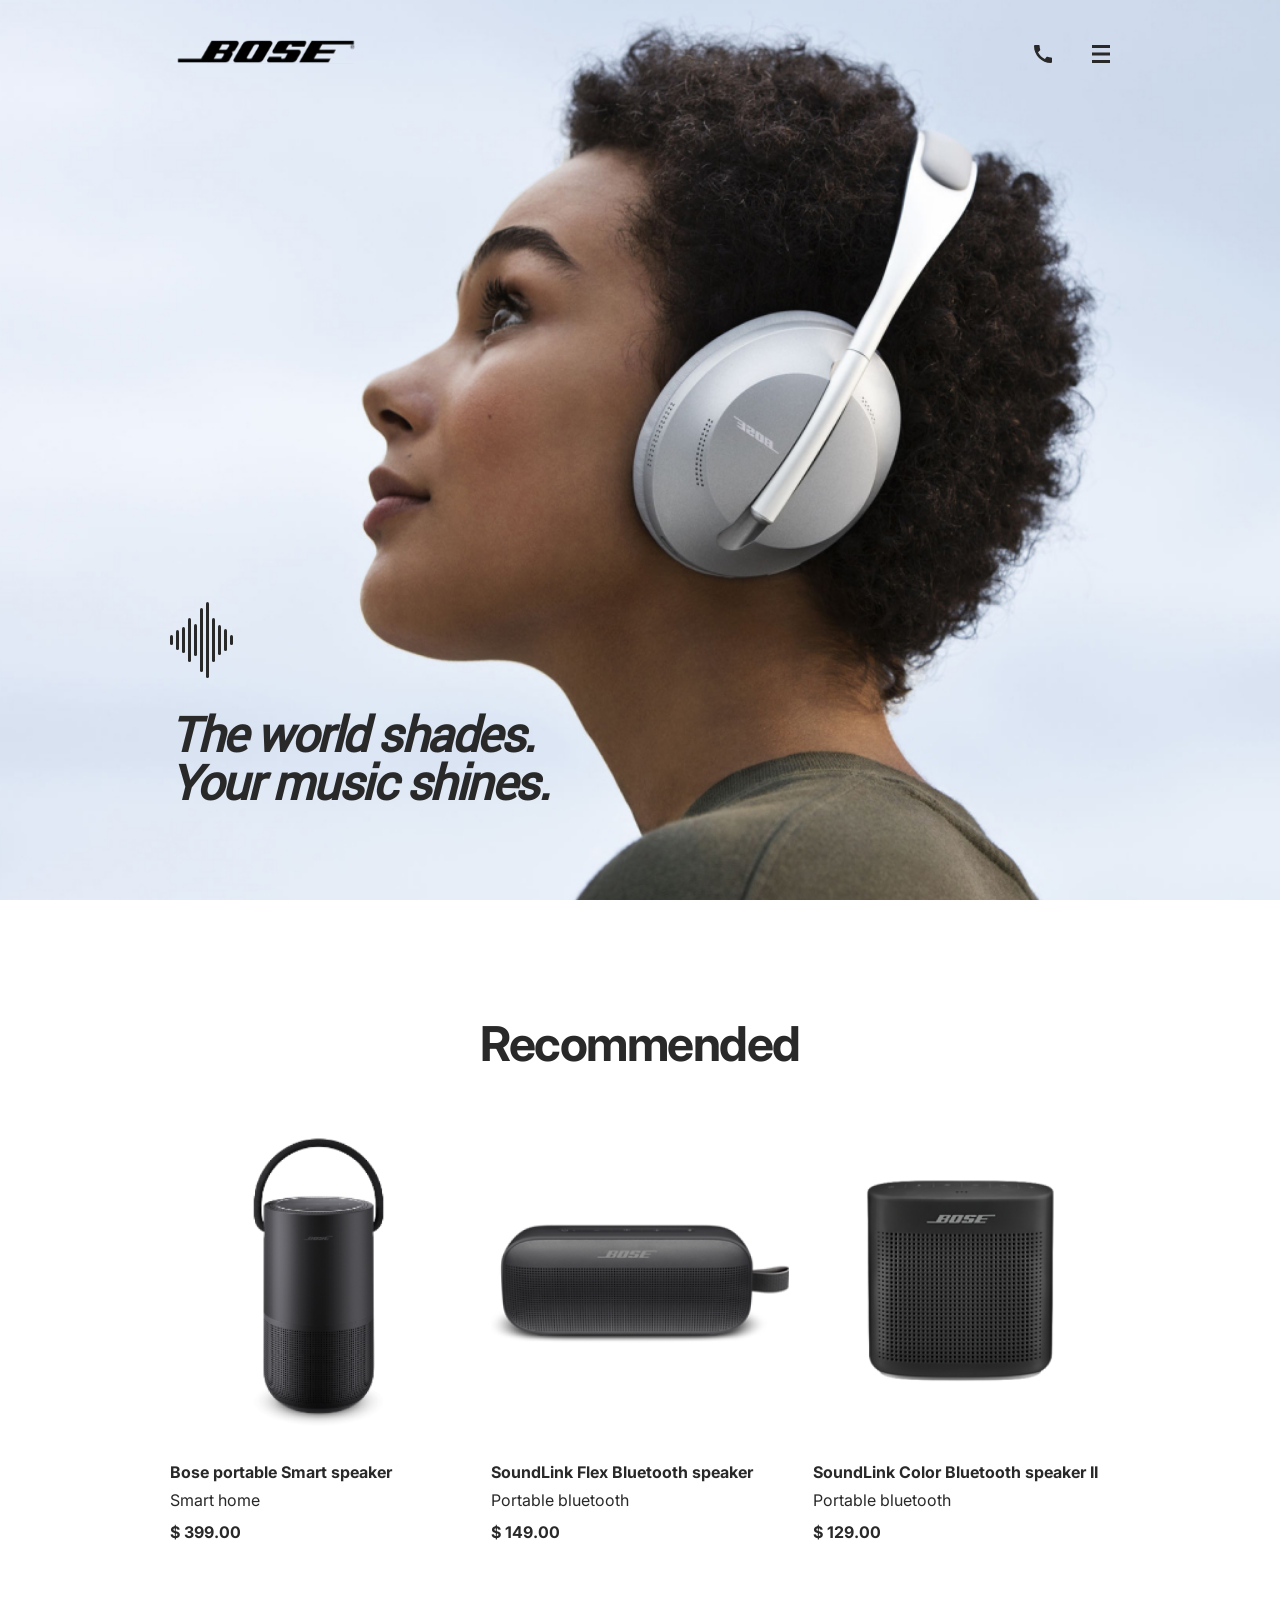
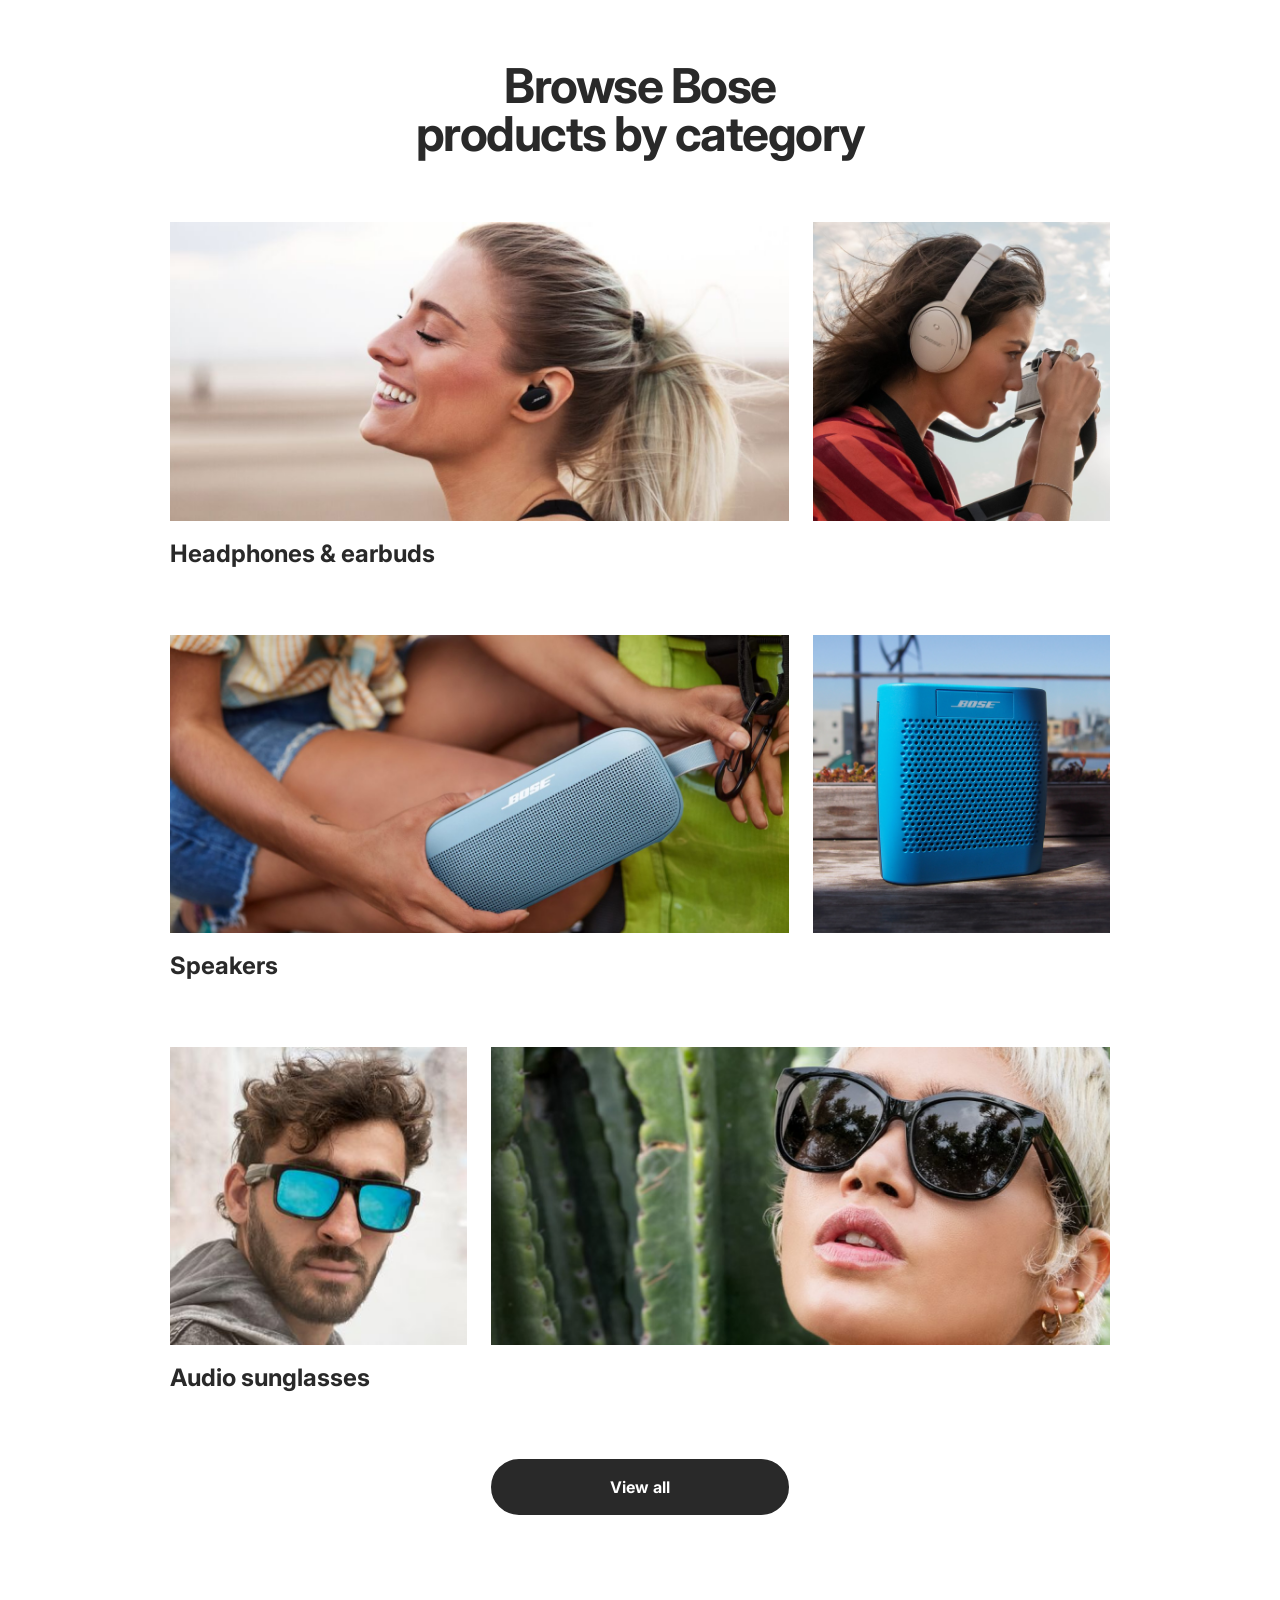
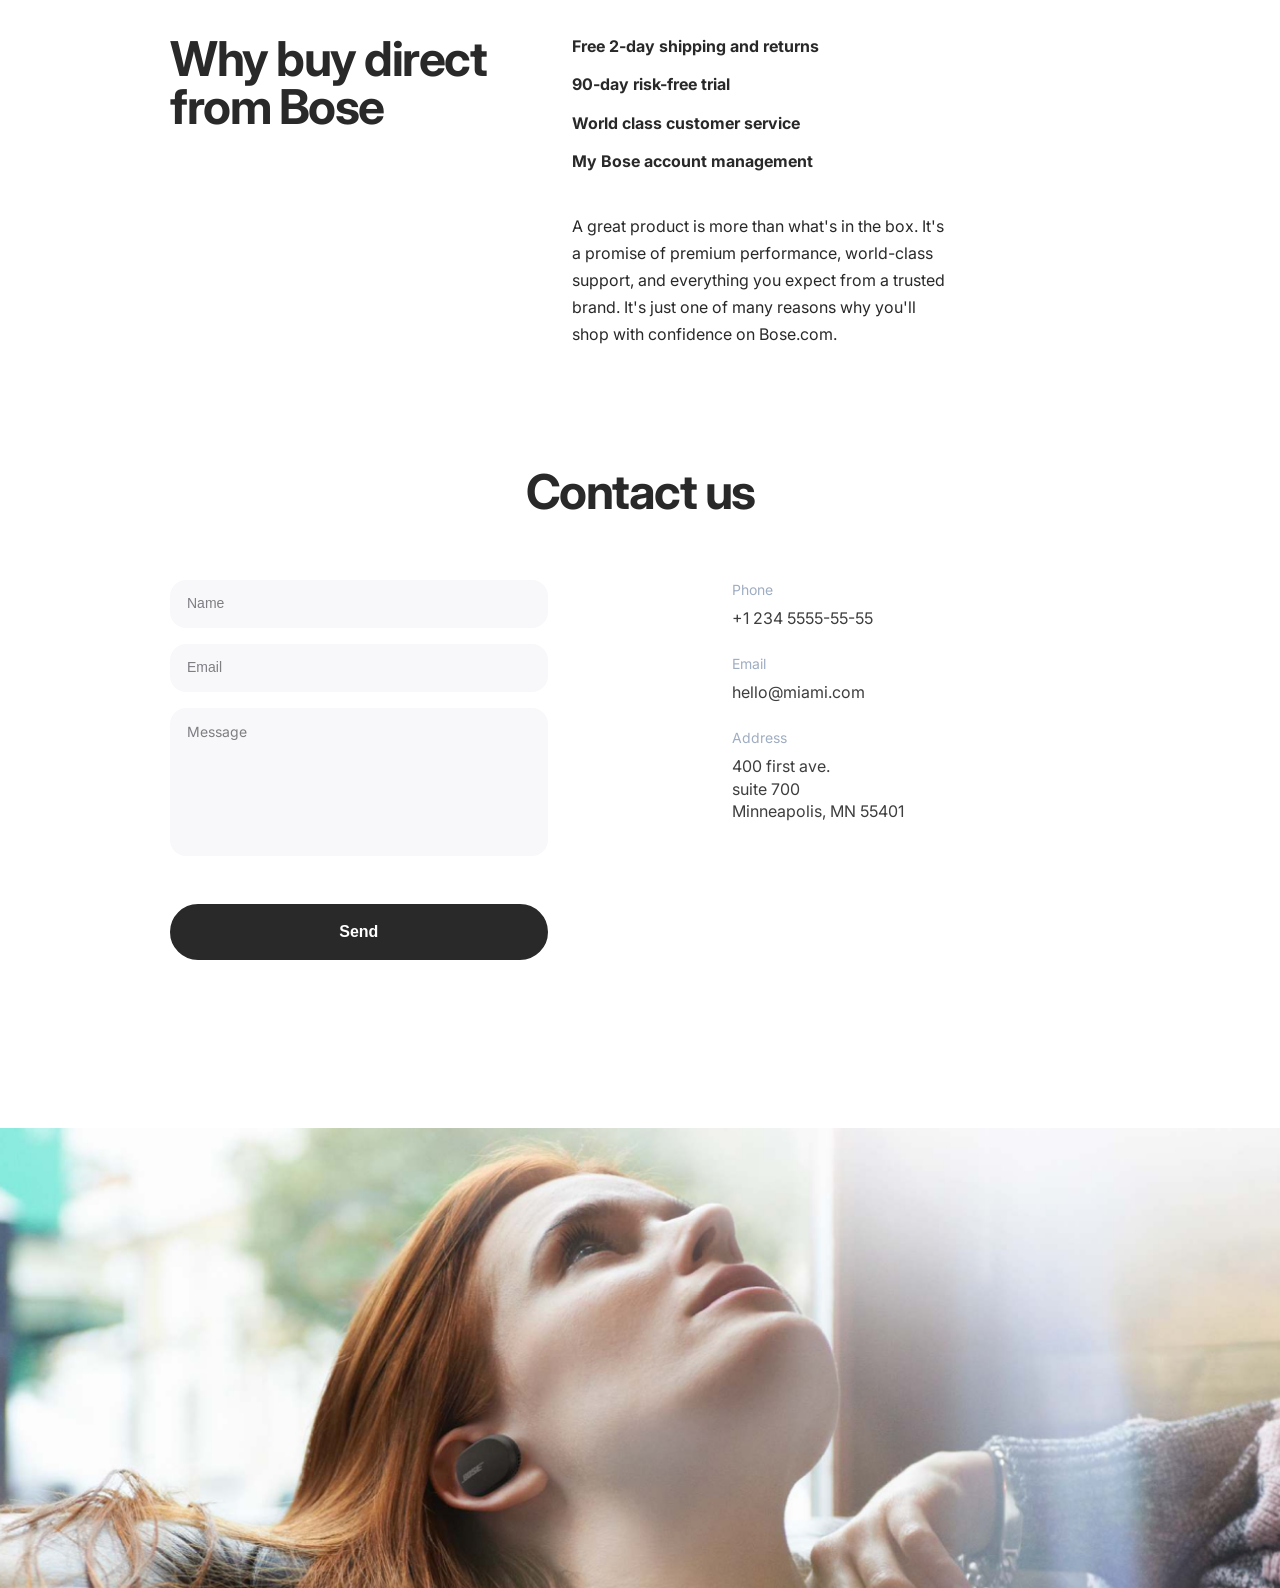
<file: index.html>
<!DOCTYPE html><html lang="en" class="page"><head><meta charset="UTF-8"><meta name="viewport" content="width=device-width, initial-scale=1.0"><title>Bose</title><link rel="icon" href="favicon.84ac2a23.svg"><link rel="preconnect" href="https://fonts.googleapis.com"><link href="https://fonts.googleapis.com/css2?family=Inter:wght@400;700;800&display=swap" rel="stylesheet"><link rel="stylesheet" href="main.53a69c10.css"><script src="main.4d031a8c.js" defer></script></head><body class="page__body"> <header class="header page__section"> <div class="container"> <div class="header__content"> <div class="header__top"> <a class="logo" href="#home"> <img class="logo__image" src="logo.b48fbeb0.svg" alt="Bose"> </a> <a href="tel:+1 234 555-55-55" class="header__call icon icon--phone"> <div class="icon__tooltip"> +1 234 5555-55-55 </div> </a> <a href="#menu" class="icon icon--menu"> </a> </div> <h1 class="header__title"> The world shades. <br> Your music shines. </h1> </div> </div> </header> <nav class="page__menu menu" id="menu"> <div class="container"> <div class="menu__content"> <div class="menu__top"> <a class="logo" href="/"> <img class="logo__image" src="logo.b48fbeb0.svg" alt="Bose"> </a> <a href="#" class="icon icon--cross"> </a> </div> <ul class="menu__list"> <li class="menu__item"><a href="#" class="menu__link">Home</a></li> <li class="menu__item"><a href="#testimonials" class="menu__link">About us</a></li> <li class="menu__item"><a href="#recommended" class="menu__link">Now on view</a></li> <li class="menu__item"><a href="#products" class="menu__link">Testimonials</a></li> <li class="menu__item"><a href="#contacts" class="menu__link">Contacts</a></li> </ul> <a href="tel:+1 234 5555-55-55" class="menu__call menu__call--phone"> +1 234 5555-55-55 </a> <a href="tel:+1 234 5555-55-55" class="menu__call menu__call--action"> call to order </a> </div> </div> </nav> <main> <section class="page__section recommended" id="recommended"> <div class="container"> <h2 class="page__section-title">Recommended</h2> <div class="grid grid--switch"> <div class="grid__item grid__item--tablet-2-5 grid__item--desktop-1-4"> <div class="recommended__card card"> <a href="#"> <img src="speaker-item.8042485d.png" alt="Bose portable Smart speaker" class="card__image"> </a> <a href="#" class="card__title">Bose portable Smart speaker</a> <a href="#" class="card__category">Smart home</a> <span class="card__price">$ 399.00</span> </div> </div> <div class="grid__item grid__item--tablet-2-5 grid__item--desktop-5-8"> <div class="recommended__card card"> <a href="#"> <img src="bluetooth-speaker1-item.2c311c92.png" alt="SoundLink Flex Bluetooth speaker" class="card__image"> </a> <a href="#" class="card__title">SoundLink Flex Bluetooth speaker</a> <a href="#" class="card__category">Portable bluetooth</a> <span class="card__price">$ 149.00</span> </div> </div> <div class="grid__item grid__item--tablet-2-5 grid__item--desktop-9-12"> <div class="recommended__card card"> <a href="#"> <img src="bluetooth-speaker2-item.2b56fb33.png" alt="SoundLink Color Bluetooth speaker II" class="card__image"> </a> <a href="#" class="card__title">SoundLink Color Bluetooth speaker II</a> <a href="#" class="card__category">Portable bluetooth</a> <span class="card__price">$ 129.00</span> </div> </div> </div> </div> </section> <section class="page__section products" id="products"> <div class="container"> <h2 class="page__section-title"> Browse Bose <br> products by category </h2> <div class="products__area"> <div class="grid"> <div class="grid__item grid__item--tablet-1-4 grid__item--desktop-1-8"> <a href="#"> <img src="earbud.f17db964.png" alt="earbud" class="products__image"> </a> </div> <div class="grid__item grid__item--tablet-5-6 grid__item--desktop-9-12"> <a href="#"> <img src="headphone.e4dfaf44.png" alt="headphones" class="products__image"> </a> </div> </div> <h3 class="products__subtitle">Headphones & earbuds</h3> </div> <div class="products__area"> <div class="grid"> <div class="grid__item grid__item--tablet-1-4 grid__item--desktop-1-8"> <a href="#"> <img src="speaker-1.a6c3e0ab.png" alt="speaker" class="products__image"> </a> </div> <div class="grid__item grid__item--tablet-5-6 grid__item--desktop-9-12"> <a href="#"> <img src="speaker-2.2154deb1.png" alt="speaker" class="products__image"> </a> </div> </div> <h3 class="products__subtitle">Speakers</h3> </div> <div class="products__area"> <div class="grid"> <div class="grid__item grid__item--tablet-1-2 grid__item--desktop-1-4"> <a href="#"> <img src="glasses-1.bbc2a543.png" alt="glasses" class="products__image"> </a> </div> <div class="grid__item grid__item--tablet-3-6 grid__item--desktop-5-12"> <a href="#"> <img src="glasses-2.e2a5bca4.png" alt="glasses" class="products__image"> </a> </div> </div> <h3 class="products__subtitle">Audio sunglasses</h3> </div> <div class="grid grid--switch"> <div class="grid__item grid__item--tablet-2-5 grid__item--desktop-5-8"> <a href="#products" class="button">View all</a> </div> </div> </div> </section> <section class="page__section advantages" id="testimonials"> <div class="container"> <div class="grid grid--switch"> <div class="grid__item grid__item--tablet-1-3 grid__item--desktop-1-5"> <h2 class="advantages__title"> Why buy direct <br> from Bose </h2> </div> <div class="grid__item grid__item--tablet-4-6 grid__item--desktop-6-10"> <div class="advantages__info"> <ul class="advantages__list"> <li class="advantages__item">Free 2-day shipping and returns</li> <li class="advantages__item">90-day risk-free trial</li> <li class="advantages__item">World class customer service</li> <li class="advantages__item">My Bose account management</li> </ul> <article class="advantages__description"> A great product is more than what's in the box. It's a promise of premium performance, world-class support, and everything you expect from a trusted brand. It's just one of many reasons why you'll shop with confidence on Bose.com. </article> </div> </div> </div> </div> </section> <section class="page__section" id="contacts"> <div class="container"> <h2 class="page__section-title">Contact us</h2> <div class="grid grid--switch"> <div class="grid__item grid__item--tablet-1-3 grid__item--desktop-1-5"> <div class="contact-us__formfield formfield"> <form action="#" method="get" class="formfield__form" id="form"> <input id="name" type="text" name="name" placeholder="Name" class="contact-us__input formfield__input" required> <input id="email" type="email" name="email" placeholder="Email" class="contact-us__input formfield__input" required> <textarea id="message" name="message" placeholder="Message" class="contact-us__input formfield__input formfield__input--textarea" required></textarea> <button class="button contact-us__button" name="submit" id="submit">Send</button> </form> </div> </div> <div class="grid__item grid__item--tablet-4-6 grid__item--desktop-8-10"> <div class="contact-us__info"> <div class="contact-us__title">Phone</div> <a href="tel:+1 234 5555-55-55" class="contact-us__link">+1 234 5555-55-55</a> </div> <div class="contact-us__info"> <div class="contact-us__title">Email</div> <a href="mailto:hello@miami.com" class="contact-us__link">hello@miami.com</a> </div> <div class="contact-us__info"> <div class="contact-us__title">Address</div> <a href="https://goo.gl/maps/FLvBURZrtsLSXEQk6" target="_blank" class="contact-us__link"> 400 first ave. <br> suite 700 <br> Minneapolis, MN 55401 </a> </div> </div> </div> </div> </section> </main> <footer class="footer"></footer> <script src="main.4d031a8c.js"></script> </body></html>
</file>
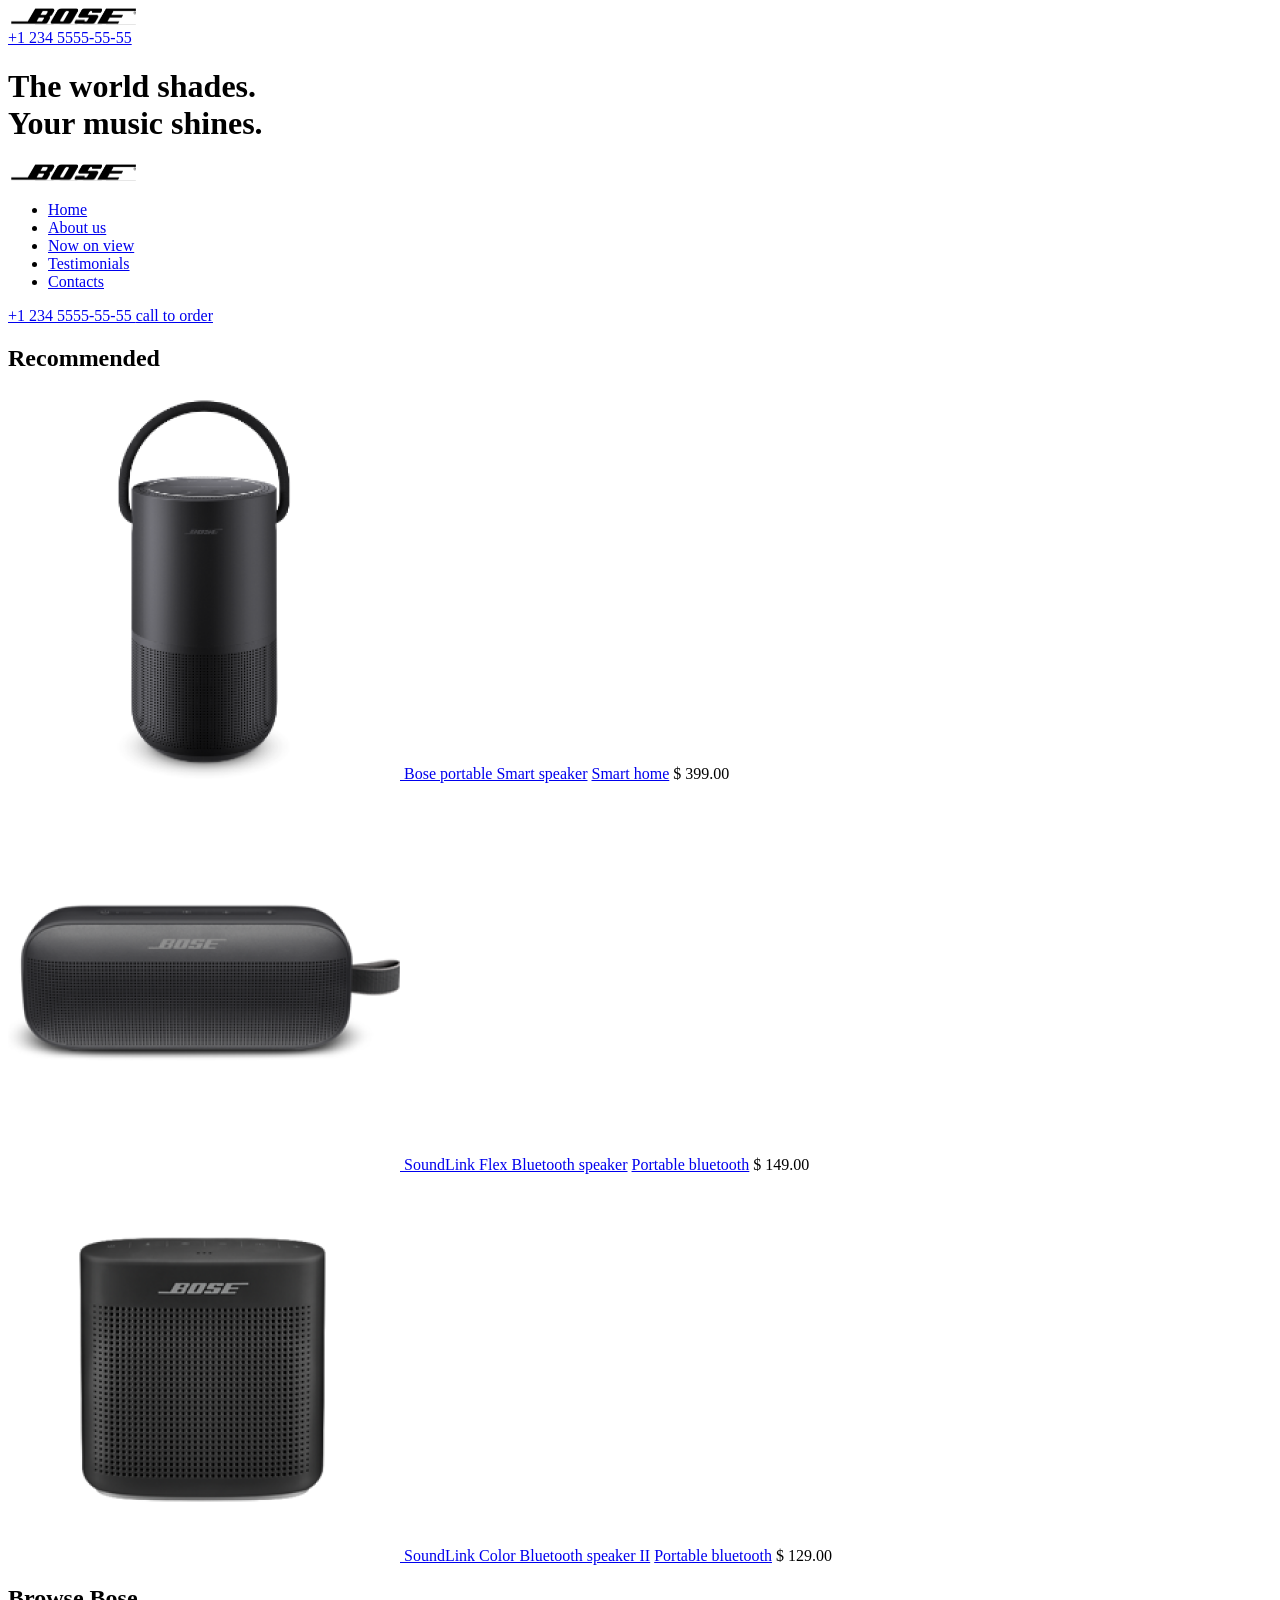
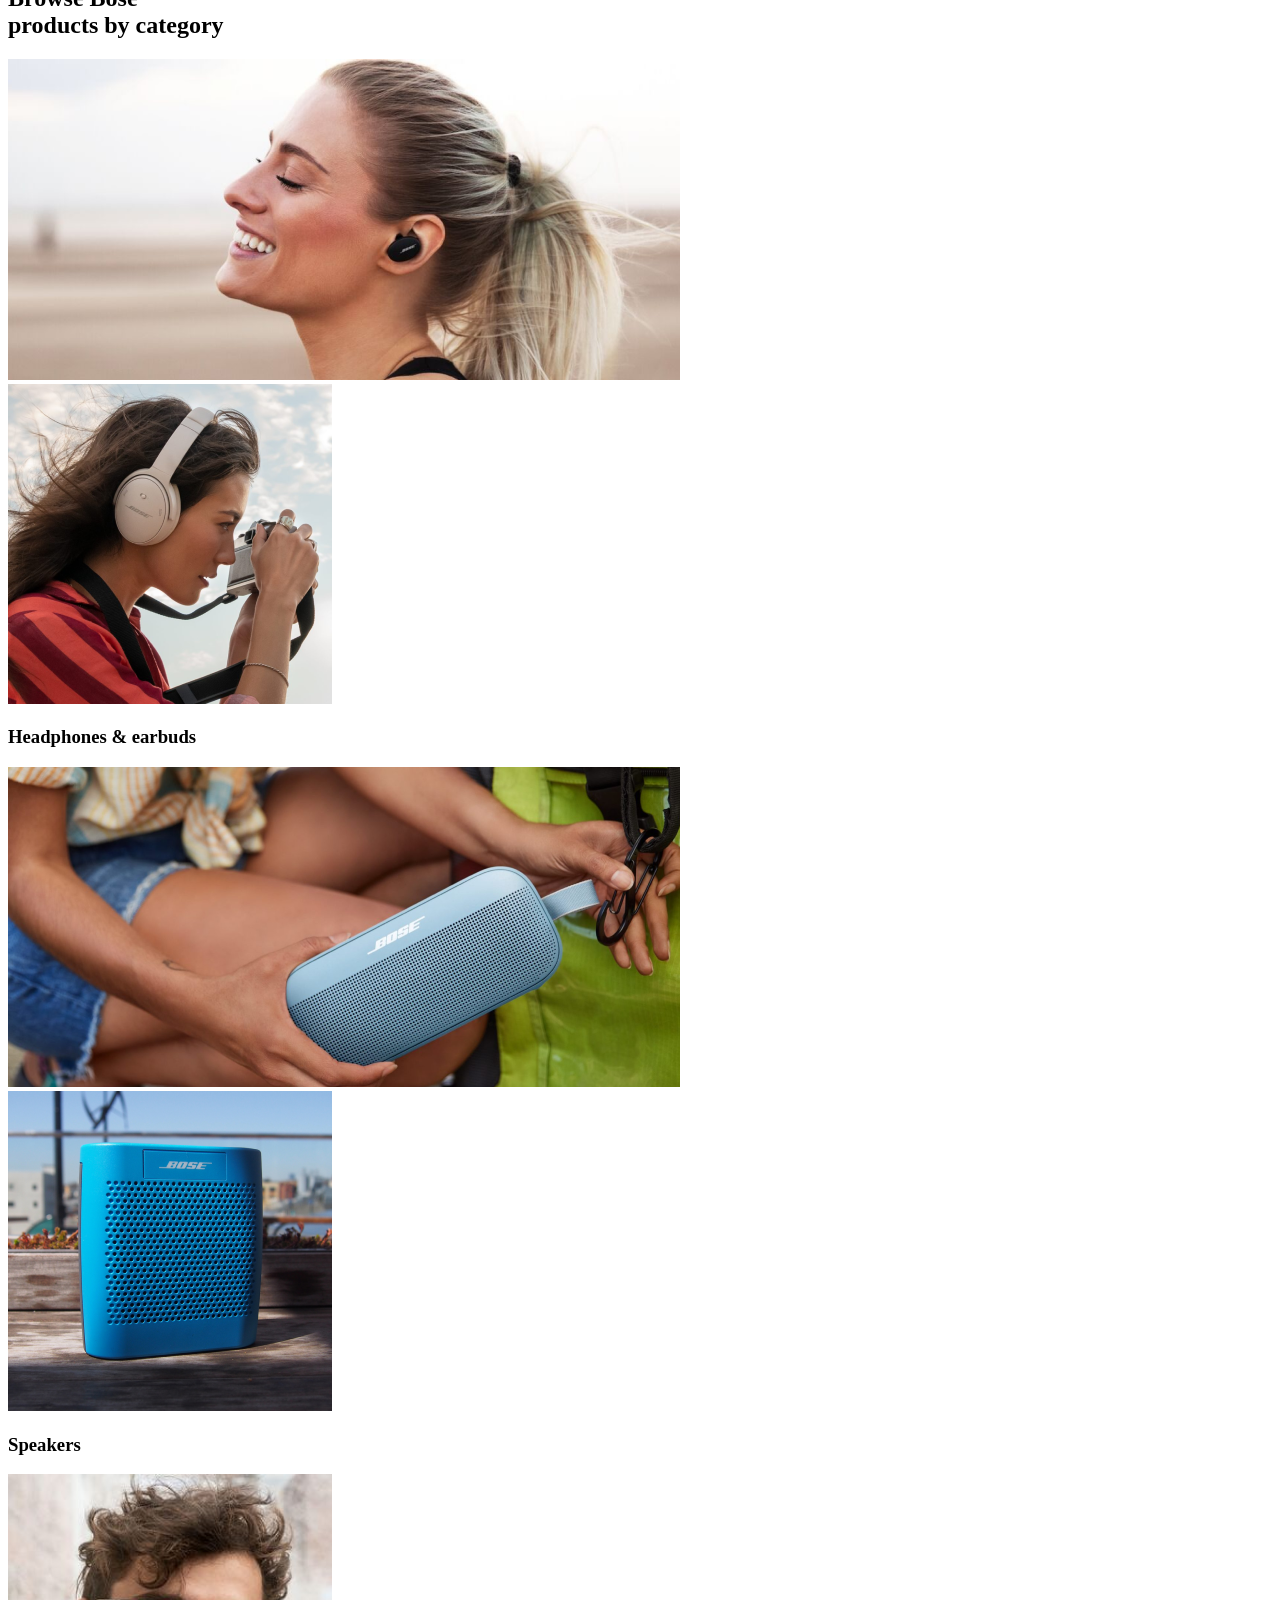
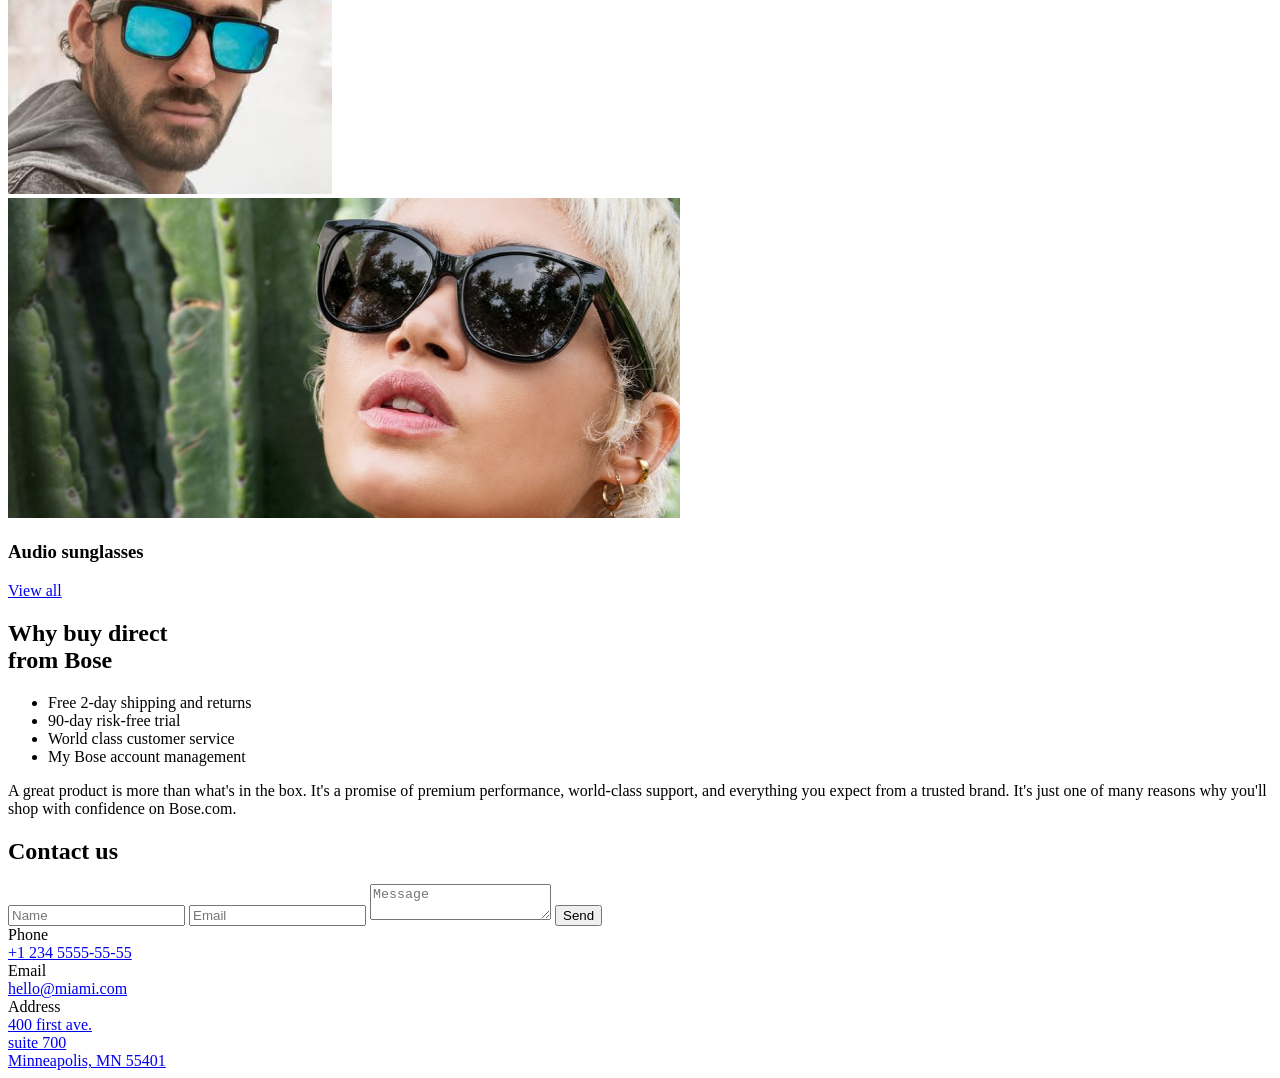
<file: src/index.html>
<!DOCTYPE html>
<html lang="en" class="page">
  <head>
    <meta charset="UTF-8">
    <meta name="viewport" content="width=device-width, initial-scale=1.0">
    <title>Bose</title>
    <link rel="icon" href="./images/favicon.svg">
    <link rel="preconnect" href="https://fonts.googleapis.com">
    <link href="https://fonts.googleapis.com/css2?family=Inter:wght@400;700;800&display=swap" rel="stylesheet">
    <link rel="stylesheet" href="./styles/main.scss">
    <script src="scripts/main.js" defer></script>
  </head>
  <body class="page__body">
    <header class="header page__section">
      <div class="container">
        <div class="header__content">
          <div class="header__top">
            <a class="logo" href="#home">
              <img
                class="logo__image" src="images/logo.svg"
                alt="Bose"
              >
            </a>

            <a href="tel:+1 234 555-55-55" class="header__call icon icon--phone">
              <div class="icon__tooltip"> +1 234 5555-55-55 </div>
            </a>

            <a href="#menu" class="icon icon--menu"
            >
            </a>
          </div>

          <h1 class="header__title">
            The world shades.
            <br>
            Your music shines.
          </h1>
        </div>
      </div>
    </header>

    <nav class="page__menu menu" id="menu">
      <div class="container">
        <div class="menu__content">
          <div class="menu__top">
            <a class="logo" href="/">
              <img
                class="logo__image" src="images/logo.svg"
                alt="Bose"
              >
            </a>

            <a href="#" class="icon icon--cross">
            </a>
          </div>

          <ul class="menu__list">
            <li class="menu__item"><a href="#" class="menu__link">Home</a></li>
            <li class="menu__item"><a href="#testimonials" class="menu__link">About us</a></li>
            <li class="menu__item"><a href="#recommended" class="menu__link">Now on view</a></li>
            <li class="menu__item"><a href="#products" class="menu__link">Testimonials</a></li>
            <li class="menu__item"><a href="#contacts" class="menu__link">Contacts</a></li>
          </ul>

          <a href="tel:+1 234 5555-55-55" class="menu__call menu__call--phone">
            +1 234 5555-55-55
          </a>

          <a href="tel:+1 234 5555-55-55" class="menu__call menu__call--action">
            call to order
          </a>
        </div>
      </div>
    </nav>

    <main>
      <section class="page__section recommended" id="recommended">
        <div class="container">
          <h2 class="page__section-title">Recommended</h2>

          <div class="grid grid--switch">
            <div class="grid__item grid__item--tablet-2-5 grid__item--desktop-1-4">
              <div class="recommended__card card">
                <a href="#">
                  <img
                    src="./images/photos/speaker-item.png"
                    alt="Bose portable Smart speaker"
                    class="card__image"
                  >
                </a>

                <a href="#" class="card__title">Bose portable Smart speaker</a>

                <a href="#" class="card__category">Smart home</a>

                <span class="card__price">$ 399.00</span>
              </div>
            </div>

            <div class="grid__item grid__item--tablet-2-5 grid__item--desktop-5-8 ">
              <div class="recommended__card card">
                <a href="#">
                  <img
                    src="./images/photos/bluetooth-speaker1-item.png"
                    alt="SoundLink Flex Bluetooth speaker"
                    class="card__image"
                  >
                </a>

                <a href="#" class="card__title">SoundLink Flex Bluetooth speaker</a>

                <a href="#" class="card__category">Portable bluetooth</a>

                <span class="card__price">$ 149.00</span>
              </div>
            </div>

            <div class="grid__item grid__item--tablet-2-5 grid__item--desktop-9-12">
              <div class="recommended__card card">
                <a href="#">
                  <img
                    src="./images/photos/bluetooth-speaker2-item.png"
                    alt="SoundLink Color Bluetooth speaker II"
                    class="card__image"
                  >
                </a>

                <a href="#" class="card__title">SoundLink Color Bluetooth speaker II</a>

                <a href="#" class="card__category">Portable bluetooth</a>

                <span class="card__price">$ 129.00</span>
              </div>
            </div>
          </div>
        </div>
      </section>

      <section class="page__section products" id="products">
        <div class="container">
          <h2 class="page__section-title">
            Browse Bose
            <br>
            products by category
          </h2>

          <div class="products__area">
            <div class="grid">
              <div class="
                grid__item
                grid__item--tablet-1-4
                grid__item--desktop-1-8"
              >
                <a href="#">
                  <img
                    src="./images/photos/earbud.png"
                    alt="earbud"
                    class="products__image"
                  >
                </a>
              </div>
              <div class="
                grid__item
                grid__item--tablet-5-6
                grid__item--desktop-9-12"
              >
                <a href="#">
                  <img
                    src="./images/photos/headphone.png"
                    alt="headphones"
                    class="products__image"
                  >
                </a>
              </div>
            </div>
            <h3 class="products__subtitle">Headphones & earbuds</h3>
          </div>

          <div class="products__area">
            <div class="grid">
              <div class="
                grid__item
                grid__item--tablet-1-4
                grid__item--desktop-1-8"
              >
                <a href="#">
                  <img
                    src="./images/photos/speaker-1.png"
                    alt="speaker"
                    class="products__image"
                  >
                </a>
              </div>
              <div class="
                grid__item
                grid__item--tablet-5-6
                grid__item--desktop-9-12"
              >
                <a href="#">
                  <img
                    src="./images/photos/speaker-2.png"
                    alt="speaker"
                    class="products__image"
                  >
                </a>
              </div>
            </div>
            <h3 class="products__subtitle">Speakers</h3>
          </div>

          <div class="products__area">
            <div class="grid">
              <div class="
                grid__item
                grid__item--tablet-1-2
                grid__item--desktop-1-4"
              >
                <a href="#">
                  <img
                  src="./images/photos/glasses-1.png"
                  alt="glasses"
                  class="products__image"
                  >
                </a>
              </div>
              <div class="
                grid__item
                grid__item--tablet-3-6
                grid__item--desktop-5-12"
              >
                <a href="#">
                  <img
                  src="./images/photos/glasses-2.png"
                  alt="glasses"
                  class="products__image"
                  >
                </a>
              </div>
            </div>
            <h3 class="products__subtitle">Audio sunglasses</h3>

          </div>

          <div class="grid grid--switch">
            <div class="
              grid__item
              grid__item--tablet-2-5
              grid__item--desktop-5-8"
            >
              <a href="#products" class="button">View all</a>
            </div>
          </div>
        </div>
      </section>

      <section class="page__section advantages" id="testimonials">
        <div class="container">
          <div class="grid grid--switch">
            <div class="grid__item grid__item--tablet-1-3 grid__item--desktop-1-5">
              <h2 class="advantages__title">
                Why buy direct
                <br>
                from Bose
              </h2>
            </div>

            <div class="grid__item grid__item--tablet-4-6 grid__item--desktop-6-10">
              <div class="advantages__info">
                <ul class="advantages__list">
                  <li class="advantages__item">Free 2-day shipping and returns</li>
                  <li class="advantages__item">90-day risk-free trial</li>
                  <li class="advantages__item">World class customer service</li>
                  <li class="advantages__item">My Bose account management</li>
                </ul>

                <article class="advantages__description">
                  A great product is more than what's in the box.
                  It's a promise of premium performance,
                  world-class support, and everything you expect from a
                  trusted brand. It's just one of many reasons why you'll
                  shop with confidence on Bose.com.
                </article>
              </div>
            </div>
          </div>
        </div>
      </section>

      <section class="page__section" id="contacts">
        <div class="container">
          <h2 class="page__section-title">Contact us</h2>

          <div class="grid grid--switch">
            <div class="
              grid__item
              grid__item--tablet-1-3
              grid__item--desktop-1-5"
            >
              <div class="contact-us__formfield formfield">
                <form
                  action="#"
                  method="get"
                  class="formfield__form"
                  id="form"
                >
                  <input
                    id="name"
                    type="text"
                    name="name"
                    placeholder="Name"
                    class="contact-us__input formfield__input"
                    required
                  >
                  <input
                    id="email"
                    type="email"
                    name="email"
                    placeholder="Email"
                    class="contact-us__input formfield__input"
                    required
                  >
                  <textarea
                    id="message"
                    name="message"
                    placeholder="Message"
                    class="contact-us__input formfield__input formfield__input--textarea"
                    required
                  ></textarea>
                  <button
                    class="button contact-us__button"
                    name="submit"
                    id="submit"
                  >Send</button>
                </form>
              </div>
            </div>

            <div class="
              grid__item
              grid__item--tablet-4-6
              grid__item--desktop-8-10"
            >
              <div class="contact-us__info">
                <div class="contact-us__title">Phone</div>
                <a href="tel:+1 234 5555-55-55" class="contact-us__link">+1 234 5555-55-55</a>
              </div>

              <div class="contact-us__info">
                <div class="contact-us__title">Email</div>
                <a href="mailto:hello@miami.com" class="contact-us__link">hello@miami.com</a>
              </div>

              <div class="contact-us__info">
                <div class="contact-us__title">Address</div>
                <a
                  href="https://goo.gl/maps/FLvBURZrtsLSXEQk6"
                  target="_blank"
                  class="contact-us__link"
                >
                  400 first ave.
                  <br>
                  suite 700
                  <br>
                  Minneapolis, MN 55401
                </a>
              </div>
            </div>
          </div>
        </div>
      </section>
    </main>

    <footer class="footer"></footer>
    <script src="scripts/main.js"></script>
  </body>
</html>
</file>
<file: main.53a69c10.css>
*{box-sizing:border-box}a,form,h1,h2,h3,h4,input,li,p,ul{margin:0;padding:0;list-style:none}a{text-decoration:none}h1{font-family:Roboto,sans-serif}@font-face{font-family:Roboto;src:url(Roboto-Regular-webfont.1b7be813.woff) format("woff");font-weight:400;font-style:normal}.page,h1{font-weight:400}.page{font-family:Inter,sans-serif;font-size:16px;color:#292929;scroll-behavior:smooth}.page__body{margin:0}.page__body--with-menu{overflow:hidden}.page__menu{position:fixed;top:0;left:0;right:0;transform:translateX(-100%);transition:transform .3s}.page__menu:target{transform:translateX(0)}.page__section{margin-bottom:120px}.page__section-title{font-weight:700;font-size:32px;line-height:100%;letter-spacing:-1.5px;color:#292929;text-align:center;margin-bottom:48px}@media (min-width:744px){.page__section-title{margin-bottom:64px;font-size:40px}}@media (min-width:1024px){.page__section-title{font-size:48px}}.grid{display:grid;grid-template-columns:repeat(2,1fr);column-gap:20px}.grid--switch{display:block}@media (min-width:744px){.grid{display:grid;grid-template-columns:repeat(6,1fr);column-gap:24px}}@media (min-width:1024px){.grid{grid-template-columns:repeat(12,1fr)}}@media (min-width:744px){.grid__item--tablet-1-1{grid-column:1/2}}@media (min-width:744px){.grid__item--tablet-1-2{grid-column:1/3}}@media (min-width:744px){.grid__item--tablet-1-3{grid-column:1/4}}@media (min-width:744px){.grid__item--tablet-1-4{grid-column:1/5}}@media (min-width:744px){.grid__item--tablet-1-5{grid-column:1/6}}@media (min-width:744px){.grid__item--tablet-1-6{grid-column:1/7}}@media (min-width:744px){.grid__item--tablet-2-2{grid-column:2/3}}@media (min-width:744px){.grid__item--tablet-2-3{grid-column:2/4}}@media (min-width:744px){.grid__item--tablet-2-4{grid-column:2/5}}@media (min-width:744px){.grid__item--tablet-2-5{grid-column:2/6}}@media (min-width:744px){.grid__item--tablet-2-6{grid-column:2/7}}@media (min-width:744px){.grid__item--tablet-3-3{grid-column:3/4}}@media (min-width:744px){.grid__item--tablet-3-4{grid-column:3/5}}@media (min-width:744px){.grid__item--tablet-3-5{grid-column:3/6}}@media (min-width:744px){.grid__item--tablet-3-6{grid-column:3/7}}@media (min-width:744px){.grid__item--tablet-4-4{grid-column:4/5}}@media (min-width:744px){.grid__item--tablet-4-5{grid-column:4/6}}@media (min-width:744px){.grid__item--tablet-4-6{grid-column:4/7}}@media (min-width:744px){.grid__item--tablet-5-5{grid-column:5/6}}@media (min-width:744px){.grid__item--tablet-5-6{grid-column:5/7}}@media (min-width:744px){.grid__item--tablet-6-6{grid-column:6/7}}@media (min-width:1024px){.grid__item--desktop-1-1{grid-column:1/2}}@media (min-width:1024px){.grid__item--desktop-1-2{grid-column:1/3}}@media (min-width:1024px){.grid__item--desktop-1-3{grid-column:1/4}}@media (min-width:1024px){.grid__item--desktop-1-4{grid-column:1/5}}@media (min-width:1024px){.grid__item--desktop-1-5{grid-column:1/6}}@media (min-width:1024px){.grid__item--desktop-1-6{grid-column:1/7}}@media (min-width:1024px){.grid__item--desktop-1-7{grid-column:1/8}}@media (min-width:1024px){.grid__item--desktop-1-8{grid-column:1/9}}@media (min-width:1024px){.grid__item--desktop-1-9{grid-column:1/10}}@media (min-width:1024px){.grid__item--desktop-1-10{grid-column:1/11}}@media (min-width:1024px){.grid__item--desktop-1-11{grid-column:1/12}}@media (min-width:1024px){.grid__item--desktop-1-12{grid-column:1/13}}@media (min-width:1024px){.grid__item--desktop-2-2{grid-column:2/3}}@media (min-width:1024px){.grid__item--desktop-2-3{grid-column:2/4}}@media (min-width:1024px){.grid__item--desktop-2-4{grid-column:2/5}}@media (min-width:1024px){.grid__item--desktop-2-5{grid-column:2/6}}@media (min-width:1024px){.grid__item--desktop-2-6{grid-column:2/7}}@media (min-width:1024px){.grid__item--desktop-2-7{grid-column:2/8}}@media (min-width:1024px){.grid__item--desktop-2-8{grid-column:2/9}}@media (min-width:1024px){.grid__item--desktop-2-9{grid-column:2/10}}@media (min-width:1024px){.grid__item--desktop-2-10{grid-column:2/11}}@media (min-width:1024px){.grid__item--desktop-2-11{grid-column:2/12}}@media (min-width:1024px){.grid__item--desktop-2-12{grid-column:2/13}}@media (min-width:1024px){.grid__item--desktop-3-3{grid-column:3/4}}@media (min-width:1024px){.grid__item--desktop-3-4{grid-column:3/5}}@media (min-width:1024px){.grid__item--desktop-3-5{grid-column:3/6}}@media (min-width:1024px){.grid__item--desktop-3-6{grid-column:3/7}}@media (min-width:1024px){.grid__item--desktop-3-7{grid-column:3/8}}@media (min-width:1024px){.grid__item--desktop-3-8{grid-column:3/9}}@media (min-width:1024px){.grid__item--desktop-3-9{grid-column:3/10}}@media (min-width:1024px){.grid__item--desktop-3-10{grid-column:3/11}}@media (min-width:1024px){.grid__item--desktop-3-11{grid-column:3/12}}@media (min-width:1024px){.grid__item--desktop-3-12{grid-column:3/13}}@media (min-width:1024px){.grid__item--desktop-4-4{grid-column:4/5}}@media (min-width:1024px){.grid__item--desktop-4-5{grid-column:4/6}}@media (min-width:1024px){.grid__item--desktop-4-6{grid-column:4/7}}@media (min-width:1024px){.grid__item--desktop-4-7{grid-column:4/8}}@media (min-width:1024px){.grid__item--desktop-4-8{grid-column:4/9}}@media (min-width:1024px){.grid__item--desktop-4-9{grid-column:4/10}}@media (min-width:1024px){.grid__item--desktop-4-10{grid-column:4/11}}@media (min-width:1024px){.grid__item--desktop-4-11{grid-column:4/12}}@media (min-width:1024px){.grid__item--desktop-4-12{grid-column:4/13}}@media (min-width:1024px){.grid__item--desktop-5-5{grid-column:5/6}}@media (min-width:1024px){.grid__item--desktop-5-6{grid-column:5/7}}@media (min-width:1024px){.grid__item--desktop-5-7{grid-column:5/8}}@media (min-width:1024px){.grid__item--desktop-5-8{grid-column:5/9}}@media (min-width:1024px){.grid__item--desktop-5-9{grid-column:5/10}}@media (min-width:1024px){.grid__item--desktop-5-10{grid-column:5/11}}@media (min-width:1024px){.grid__item--desktop-5-11{grid-column:5/12}}@media (min-width:1024px){.grid__item--desktop-5-12{grid-column:5/13}}@media (min-width:1024px){.grid__item--desktop-6-6{grid-column:6/7}}@media (min-width:1024px){.grid__item--desktop-6-7{grid-column:6/8}}@media (min-width:1024px){.grid__item--desktop-6-8{grid-column:6/9}}@media (min-width:1024px){.grid__item--desktop-6-9{grid-column:6/10}}@media (min-width:1024px){.grid__item--desktop-6-10{grid-column:6/11}}@media (min-width:1024px){.grid__item--desktop-6-11{grid-column:6/12}}@media (min-width:1024px){.grid__item--desktop-6-12{grid-column:6/13}}@media (min-width:1024px){.grid__item--desktop-7-7{grid-column:7/8}}@media (min-width:1024px){.grid__item--desktop-7-8{grid-column:7/9}}@media (min-width:1024px){.grid__item--desktop-7-9{grid-column:7/10}}@media (min-width:1024px){.grid__item--desktop-7-10{grid-column:7/11}}@media (min-width:1024px){.grid__item--desktop-7-11{grid-column:7/12}}@media (min-width:1024px){.grid__item--desktop-7-12{grid-column:7/13}}@media (min-width:1024px){.grid__item--desktop-8-8{grid-column:8/9}}@media (min-width:1024px){.grid__item--desktop-8-9{grid-column:8/10}}@media (min-width:1024px){.grid__item--desktop-8-10{grid-column:8/11}}@media (min-width:1024px){.grid__item--desktop-8-11{grid-column:8/12}}@media (min-width:1024px){.grid__item--desktop-8-12{grid-column:8/13}}@media (min-width:1024px){.grid__item--desktop-9-9{grid-column:9/10}}@media (min-width:1024px){.grid__item--desktop-9-10{grid-column:9/11}}@media (min-width:1024px){.grid__item--desktop-9-11{grid-column:9/12}}@media (min-width:1024px){.grid__item--desktop-9-12{grid-column:9/13}}@media (min-width:1024px){.grid__item--desktop-10-10{grid-column:10/11}}@media (min-width:1024px){.grid__item--desktop-10-11{grid-column:10/12}}@media (min-width:1024px){.grid__item--desktop-10-12{grid-column:10/13}}@media (min-width:1024px){.grid__item--desktop-11-11{grid-column:11/12}}@media (min-width:1024px){.grid__item--desktop-11-12{grid-column:11/13}}@media (min-width:1024px){.grid__item--desktop-12-12{grid-column:12/13}}.header{display:block;background-image:url(header.4734240c.jpg);background-repeat:no-repeat;background-position:50%;background-size:cover}@media (min-width:744px){.header{background-image:url(header-table-size.437ca6f6.jpg)}}@media (min-width:1024px){.header{background-image:url(header-desktop-size.3e0393da.jpg)}}.header__content{display:flex;flex-direction:column;justify-content:space-between;box-sizing:border-box;height:100vh;padding:40px 0 94px}.header__top{display:grid;grid-template-columns:1fr 18px 18px;align-items:center;grid-gap:30px}@media (min-width:744px){.header__top{grid-gap:40px}}.header__title{font-style:italic;font-weight:800;font-size:32px;line-height:100%;letter-spacing:-1.5px}.header__title:before{display:block;content:url(header-title-line.22f1e2f0.svg);width:32px;height:27px;margin-bottom:16px}@media (min-width:744px){.header__title:before{content:url(header-title-line-table.84ac2a23.svg);width:63px;height:76px;margin-bottom:40px}}@media (min-width:1024px){.header__title:before{margin-bottom:32px}}@media (min-width:744px){.header__title{font-size:40px}}@media (min-width:1024px){.header__title{font-size:48px}}.container{margin:0 auto;max-width:1020px;padding:0 20px}@media (min-width:744px){.container{max-width:600px;padding:0 40px}}@media (min-width:1024px){.container{max-width:1020px}}.button{display:flex;justify-content:center;align-items:center;font-weight:700;font-size:inherit;line-height:27px;text-decoration:none;color:#fff;background:#292929;box-sizing:border-box;height:56px;width:100%;border:3px solid #292929;border-radius:40px;cursor:pointer;transition:all .3s}.button:hover{background:#fff;color:#292929}.button:active{background:#111;color:#fff}.card{display:grid;justify-content:center}.card__image{margin-bottom:32px;max-width:100%;transition:transform .3s ease}.card__image:hover{transform:scale(1.03)}.card__title{margin-bottom:8px;font-weight:700}.card__category,.card__title{text-decoration:none;color:#292929}.card__category{margin-bottom:12px}.card__price{font-weight:700}.logo__image{width:130px;height:16px}@media (min-width:744px){.logo__image{width:190px;height:24px}}.icon{position:relative;display:block;width:100%;padding-bottom:100%;background-repeat:no-repeat;background-position:50%;background-size:cover;text-decoration:none}.icon--phone{background-image:url(phone.548a5dac.svg);background-size:contain}.icon__tooltip{position:absolute;right:100%;top:50%;transform:translateY(-50%);transition:opacity .3s;display:block;width:max-content;padding-right:12px;color:#292929;font-weight:700;font-size:12px;line-height:16px;letter-spacing:2px;text-transform:uppercase;opacity:0;pointer-events:none}.icon:hover .icon__tooltip{opacity:1;pointer-events:all}.icon--menu{background-image:url(menu.c148c6c3.svg);transition:background-image .3s}.icon--menu:hover{background-image:url(menu_hover.929215f1.svg)}@media (min-width:1024px){.icon--menu:hover{background-image:url(menu_hover-desktop.a0c47ff4.svg)}}.icon--cross{background-image:url(cross.929215f1.svg)}.menu{background-color:#e8eff9}.menu__content{box-sizing:border-box;height:100vh;padding:40px 0}.menu__top{display:grid;grid-template-columns:1fr 18px 18px;align-items:center;grid-gap:30px;grid-template-columns:1fr 18px;margin-bottom:55px}@media (min-width:744px){.menu__top{grid-gap:40px}}.menu__call{display:block;width:max-content;text-decoration:none;text-transform:uppercase;font-weight:700;font-size:16px;line-height:27px;color:#292929}.menu__call--phone{margin-bottom:16px}.menu__call--action{font-size:12px;line-height:16px;letter-spacing:2px;padding-bottom:8px;border-bottom:1px solid #292929}.menu__list{padding:0;margin-bottom:40px;list-style:none}.menu__item{margin-bottom:24px}.menu__item:last-child{margin-bottom:0}.menu__link{display:inline-block;padding-bottom:8px;text-decoration:none;text-transform:uppercase;font-weight:700;font-size:22px;line-height:22px;letter-spacing:2px;color:#292929;border-bottom:1px solid transparent;transition:border-color .3s}.menu__link:hover{border-color:#292929}.recommended__card{margin-bottom:40px}.recommended__card:last-child{margin-bottom:0}.products__area{margin-bottom:40px}@media (min-width:744px){.products__area{margin-bottom:64px}}.products__image{max-width:100%;height:100%;object-fit:cover;object-position:center;transition:transform .3s}.products__image:hover{transform:scale(1.03)}.products__subtitle{margin-top:16px;font-weight:700;font-size:16px;line-height:140%;color:#292929}@media (min-width:744px){.products__subtitle{font-size:24px}}.advantages__title{margin-bottom:32px;font-weight:700;font-size:32px;line-height:100%;letter-spacing:-1.5px;color:#292929}@media (min-width:744px){.advantages__title{font-size:40px;margin-bottom:0}}@media (min-width:1024px){.advantages__title{font-size:48px}}.advantages__list{margin-bottom:40px}.advantages__item{font-weight:700;line-height:140%}.advantages__item:not(:last-child){margin-bottom:16px}.advantages__description{line-height:27px}.formfield__form{display:grid;gap:16px}.formfield__input{height:48px;padding:14px 16px;box-sizing:border-box;border:1px solid transparent;border-radius:16px;background:#f8f8fa;color:#292929}.formfield__input::placeholder{font-size:14px;color:#7e7e83}.formfield__input:hover{border-color:#d5d7de}.formfield__input:focus{border-color:#292929}.formfield__input--textarea{height:148px;box-sizing:border-box;resize:none;font-family:Inter,sans-serif}.contact-us{line-height:140%}.contact-us__info{margin-bottom:24px}.contact-us__title{margin-bottom:8px;font-weight:400;font-size:14px;line-height:140%;color:#9fadc2}.contact-us__input:nth-child(3){margin-bottom:32px}.contact-us__link{line-height:140%;color:#3e3e3e;text-decoration:none;transition:color .3s}.contact-us__link:hover{color:#9fadc2}.contact-us__button{margin-bottom:48px}.footer{background-image:url(footer-mobile-size.8b84e7b4.jpg);background-position:50%;background-repeat:no-repeat;background-size:cover;height:200px}@media (min-width:744px){.footer{height:400px;background-image:url(footer-tablet-size.ae081d78.png)}}@media (min-width:1024px){.footer{height:460px;background-image:url(footer-desktop-size.adde6802.png)}}
/*# sourceMappingURL=main.53a69c10.css.map */
</file>
